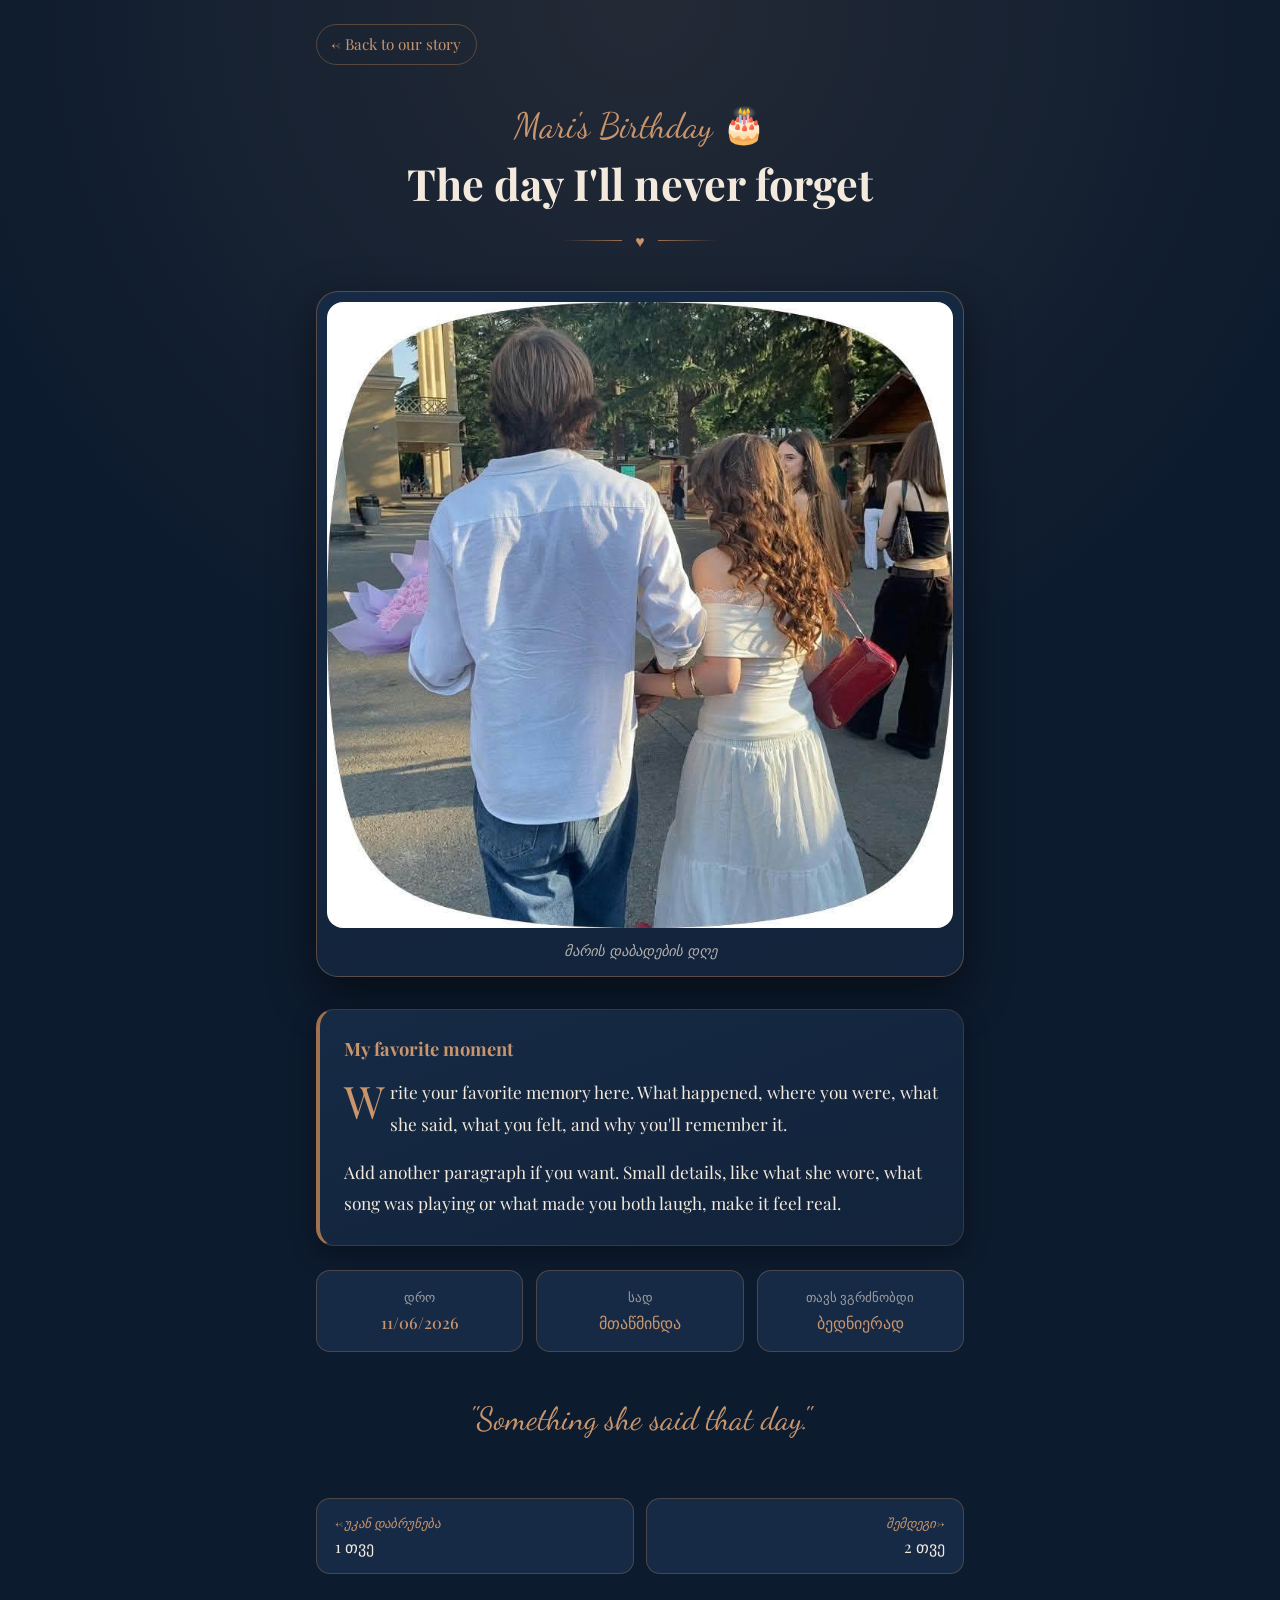
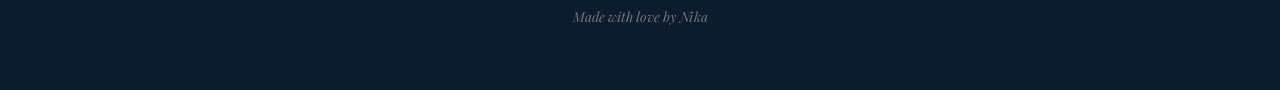
<file: memories/birthday.html>
<!DOCTYPE html>
<html lang="en">
<head>
  <meta charset="UTF-8">
  <meta name="viewport" content="width=device-width, initial-scale=1">
  <meta name="theme-color" content="#0d1b2e">
  <title>Mari's Birthday 🎂 ♥</title>
  <link rel="preconnect" href="https://fonts.googleapis.com">
  <link rel="preconnect" href="https://fonts.gstatic.com" crossorigin>
  <link href="https://fonts.googleapis.com/css2?family=Playfair+Display:wght@500;700&family=Dancing+Script:wght@600&display=swap" rel="stylesheet">
  <link rel="stylesheet" href="../static/memories/memory.css">
</head>
<body>
  <main class="memory">

    <a class="back" href="../index.html#timeline">← Back to our story</a>

    <header class="memory-head">
      <p class="badge">Mari's Birthday 🎂</p>
      <h1>The day I'll never forget</h1>
      <div class="divider">♥</div>
    </header>

    <figure class="photo-frame">
      <img src="../media/photos/hb3.jpg" alt="Mari's Birthday 🎂">
      <figcaption>მარის დაბადების დღე</figcaption>
    </figure>

    <section class="story">
      <h2>My favorite moment</h2>
      <p>Write your favorite memory here. What happened, where you were, what she said, what you felt, and why you'll remember it.</p>
      <p>Add another paragraph if you want. Small details, like what she wore, what song was playing or what made you both laugh, make it feel real.</p>
    </section>

    <section class="facts">
      <div class="fact"><small>დრო</small><strong>11/06/2026</strong></div>
      <div class="fact"><small>სად</small><strong>მთაწმინდა</strong></div>
      <div class="fact"><small>თავს ვგრძნობდი</small><strong>ბედნიერად</strong></div>
    </section>

    <p class="quote">"Something she said that day."</p>

    <!-- VIDEO CARD (optional): remove the comment markers to use it
    <section class="video-card">
      <h2>Watch it again</h2>
      <video controls playsinline preload="metadata" poster="../media/photos/hb3.jpg">
        <source src="../media/videos/clip.mp4" type="video/mp4">
      </video>
    </section>
    -->

    <nav class="pager">
      <a class="prev" href="month1.html"><small>←უკან დაბრუნება</small>1 თვე</a>
      <a class="next" href="month2.html"><small>შემდეგი→</small>2 თვე</a>
    </nav>

    <footer>Made with love by Nika</footer>
  </main>

  <script src="../static/memories/memory.js"></script>
</body>
</html>
</file>
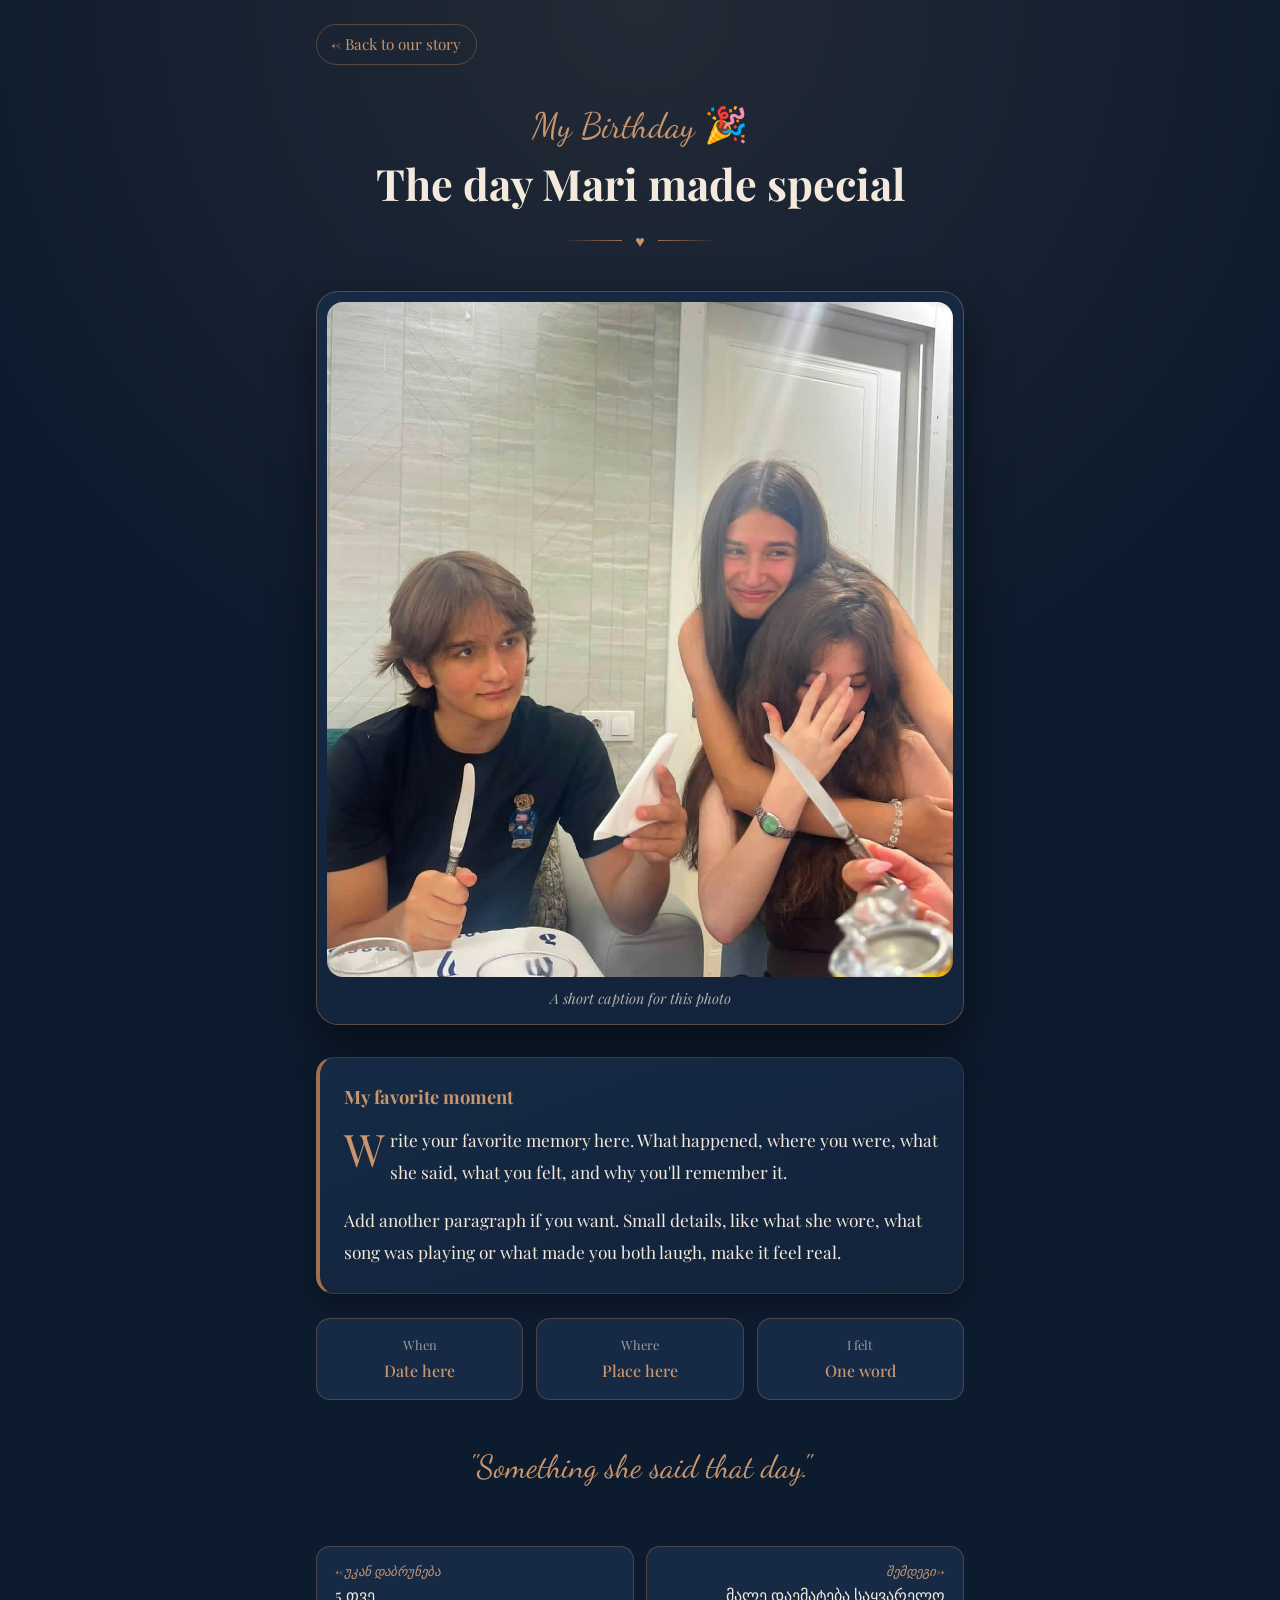
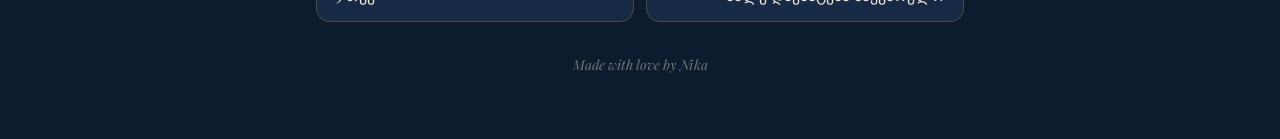
<file: memories/chemihb.html>
<!DOCTYPE html>
<html lang="en">
<head>
  <meta charset="UTF-8">
  <meta name="viewport" content="width=device-width, initial-scale=1">
  <meta name="theme-color" content="#0d1b2e">
  <title>My Birthday 🎉 ♥</title>
  <link rel="preconnect" href="https://fonts.googleapis.com">
  <link rel="preconnect" href="https://fonts.gstatic.com" crossorigin>
  <link href="https://fonts.googleapis.com/css2?family=Playfair+Display:wght@500;700&family=Dancing+Script:wght@600&display=swap" rel="stylesheet">
  <link rel="stylesheet" href="../static/memories/memory.css">
</head>
<body>
  <main class="memory">

    <a class="back" href="../index.html#timeline">← Back to our story</a>

    <header class="memory-head">
      <p class="badge">My Birthday 🎉</p>
      <h1>The day Mari made special</h1>
      <div class="divider">♥</div>
    </header>

    <figure class="photo-frame">
      <img src="../media/photos/hb1.jpg" alt="My birthday">
      <figcaption>A short caption for this photo</figcaption>
    </figure>

    <section class="story">
      <h2>My favorite moment</h2>
      <p>Write your favorite memory here. What happened, where you were, what she said, what you felt, and why you'll remember it.</p>
      <p>Add another paragraph if you want. Small details, like what she wore, what song was playing or what made you both laugh, make it feel real.</p>
    </section>

    <section class="facts">
      <div class="fact"><small>When</small><strong>Date here</strong></div>
      <div class="fact"><small>Where</small><strong>Place here</strong></div>
      <div class="fact"><small>I felt</small><strong>One word</strong></div>
    </section>

    <p class="quote">"Something she said that day."</p>

    <!-- VIDEO CARD (optional): remove the comment markers to use it
    <section class="video-card">
      <h2>Watch it again</h2>
      <video controls playsinline preload="metadata" poster="../media/photos/hb1.jpg">
        <source src="../media/videos/clip.mp4" type="video/mp4">
      </video>
    </section>
    -->

    <nav class="pager">
      <a class="prev" href="month5.html"><small>←უკან დაბრუნება</small>5 თვე</a>
      <a class="next" ><small>შემდეგი→</small>მალე დაემატება საყვარელო</a>
    </nav>

    <footer>Made with love by Nika</footer>
  </main>

  <script src="../static/memories/memory.js"></script>
</body>
</html>
</file>
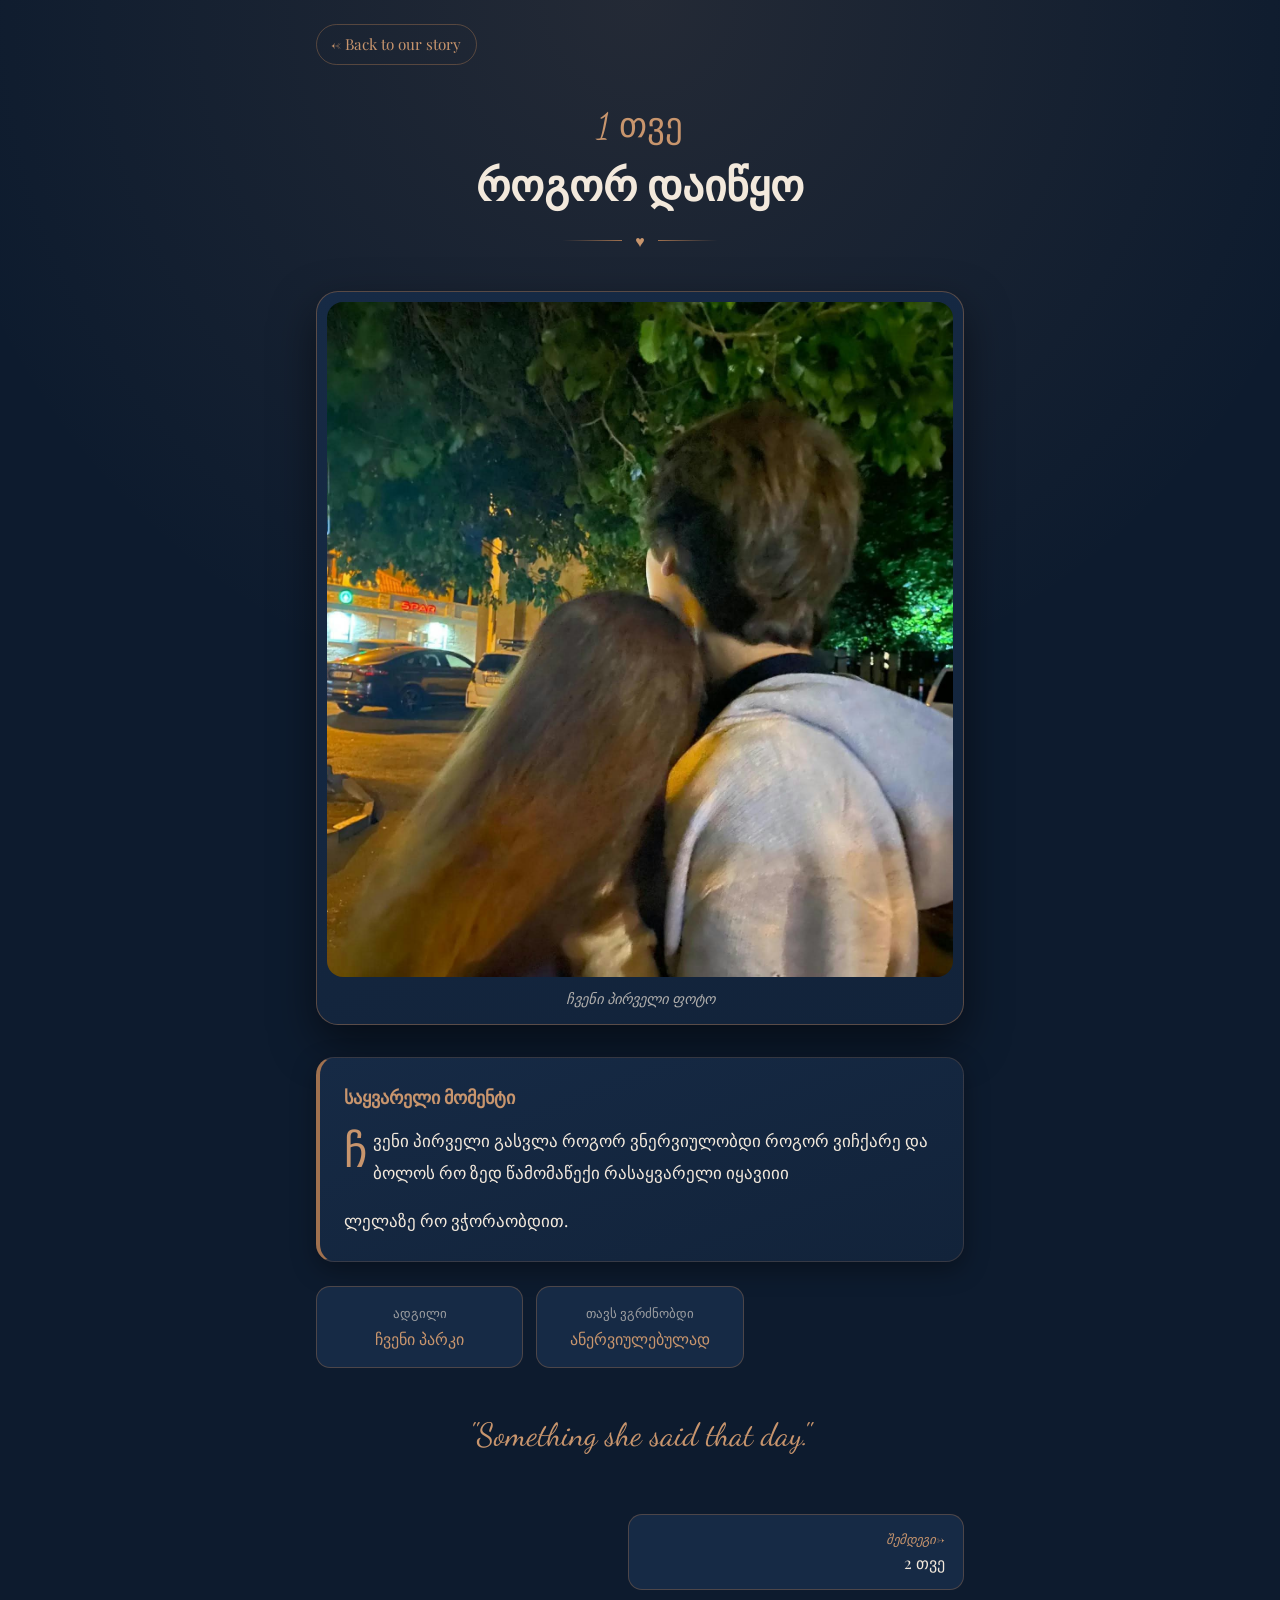
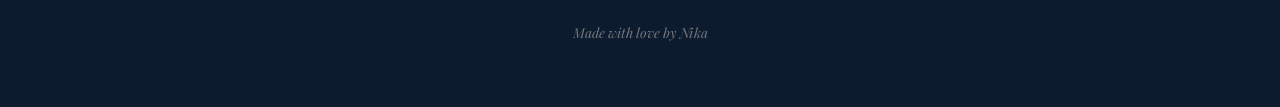
<file: memories/month1.html>
<!DOCTYPE html>
<html lang="en">
<head>
  <meta charset="UTF-8">
  <meta name="viewport" content="width=device-width, initial-scale=1">
  <meta name="theme-color" content="#0d1b2e">
  <title>Month 1 ♥</title>
  <link rel="preconnect" href="https://fonts.googleapis.com">
  <link rel="preconnect" href="https://fonts.gstatic.com" crossorigin>
  <link href="https://fonts.googleapis.com/css2?family=Playfair+Display:wght@500;700&family=Dancing+Script:wght@600&display=swap" rel="stylesheet">
  <link rel="stylesheet" href="../static/memories/memory.css">
</head>
<body>
  <main class="memory">

    <a class="back" href="../index.html#timeline">← Back to our story</a>

    <header class="memory-head">
      <p class="badge">1 თვე</p>
      <h1>როგორ დაიწყო</h1>
      <div class="divider">♥</div>
    </header>

    <figure class="photo-frame">
      <img src="../media/photos/1.jpg" alt="Month 1">
      <figcaption>ჩვენი პირველი ფოტო</figcaption>
    </figure>

    <section class="story">
      <h2>საყვარელი მომენტი</h2>
      <p>ჩვენი პირველი გასვლა როგორ ვნერვიულობდი როგორ ვიჩქარე და ბოლოს რო ზედ წამომაწექი რასაყვარელი იყავიიი</p>
      <p>ლელაზე რო ვჭორაობდით.</p>
    </section>

    <section class="facts">
      
      <div class="fact"><small>ადგილი</small><strong>ჩვენი პარკი</strong></div>
      <div class="fact"><small>თავს ვგრძნობდი</small><strong>ანერვიულებულად</strong></div>
    </section>

    <p class="quote">"Something she said that day."</p>

    <!-- VIDEO CARD (optional): remove the comment markers to use it
    <section class="video-card">
      <h2>Watch it again</h2>
      <video controls playsinline preload="metadata" poster="../media/photos/1.jpg">
        <source src="../media/videos/clip.mp4" type="video/mp4">
      </video>
    </section>
    -->

    <nav class="pager">
      <span class="spacer"></span>
      <a class="next" href="birthday.html"><small>შემდეგი→</small>2 თვე </a>
    </nav>

    <footer>Made with love by Nika</footer>
  </main>

  <script src="../static/memories/memory.js"></script>
</body>
</html>
</file>
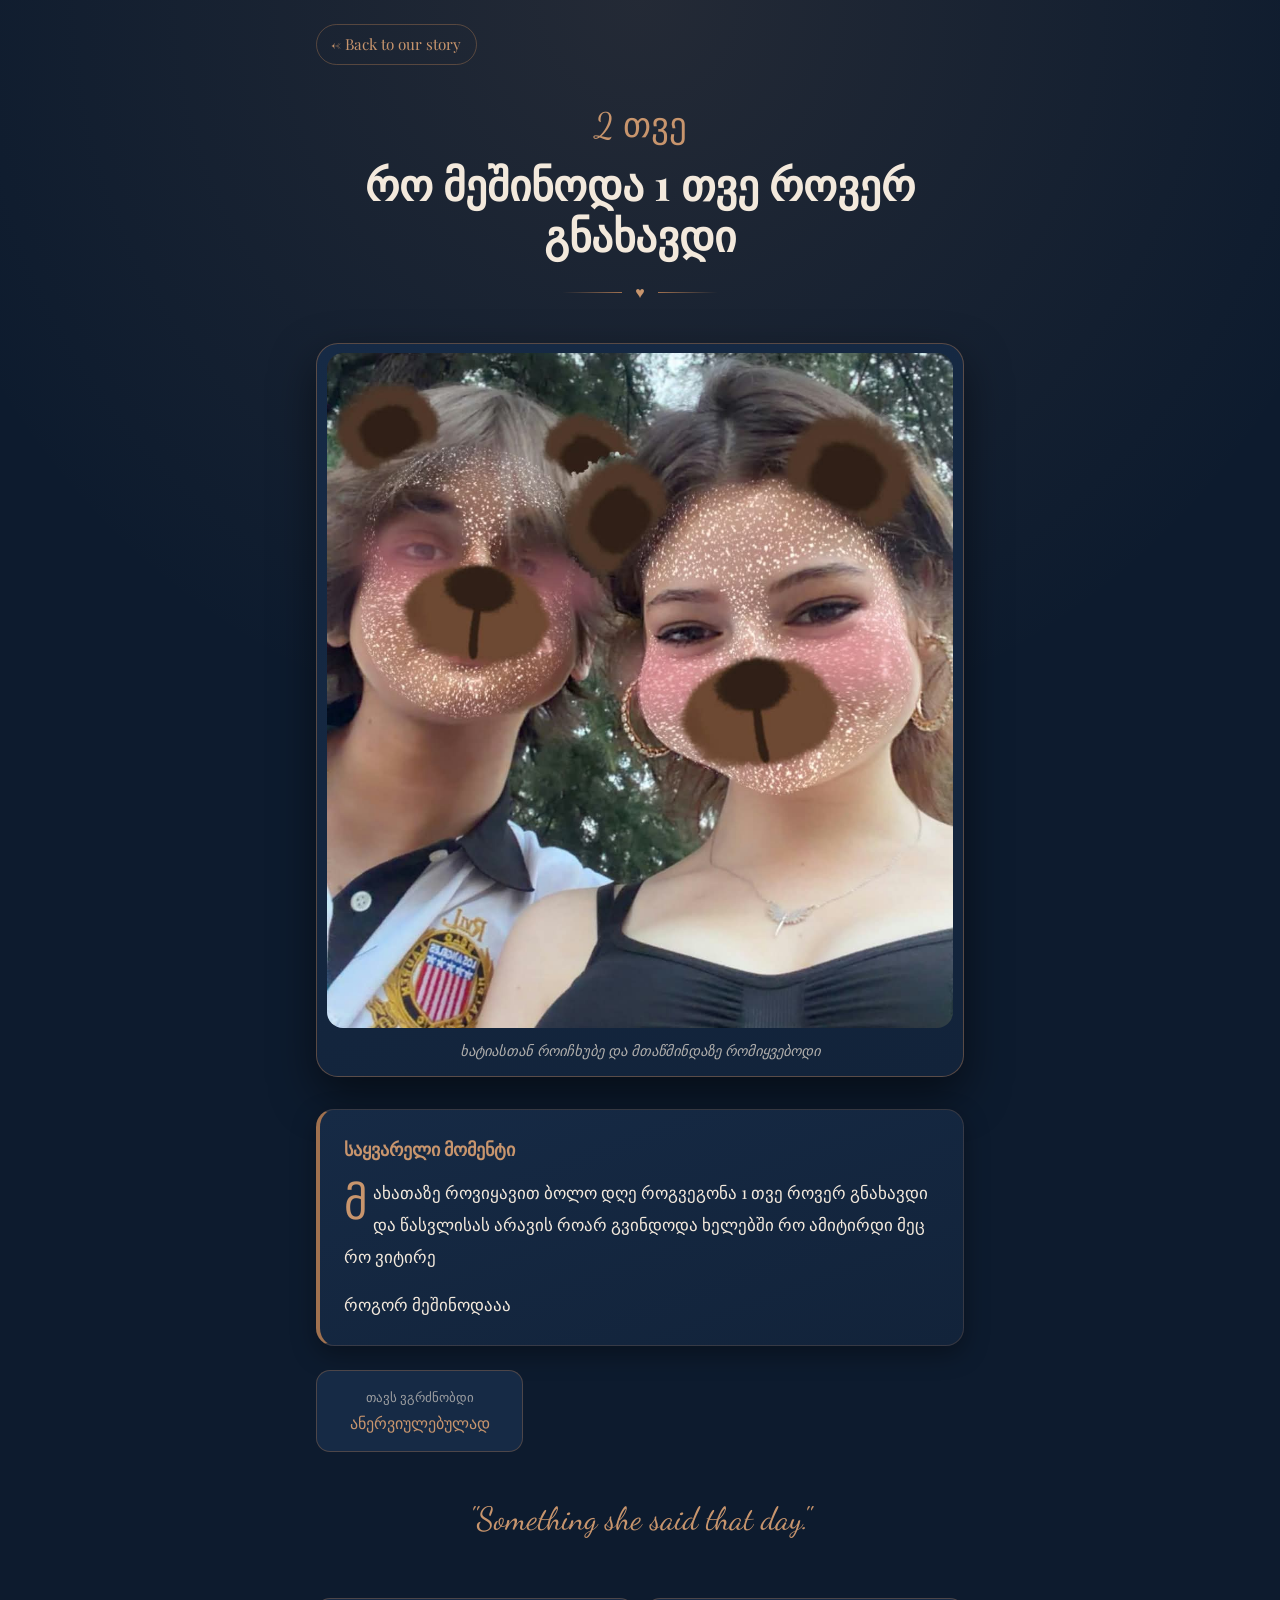
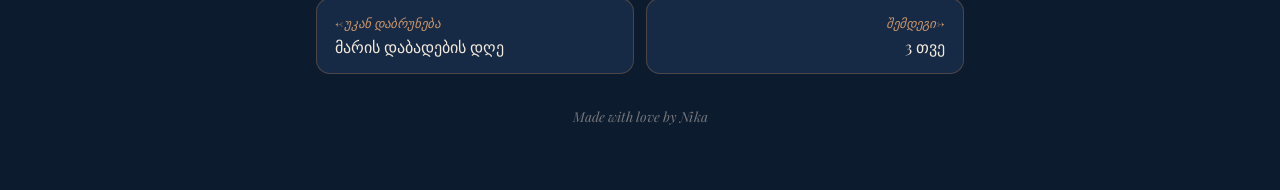
<file: memories/month2.html>
<!DOCTYPE html>
<html lang="en">
<head>
  <meta charset="UTF-8">
  <meta name="viewport" content="width=device-width, initial-scale=1">
  <meta name="theme-color" content="#0d1b2e">
  <title>Month 2 ♥</title>
  <link rel="preconnect" href="https://fonts.googleapis.com">
  <link rel="preconnect" href="https://fonts.gstatic.com" crossorigin>
  <link href="https://fonts.googleapis.com/css2?family=Playfair+Display:wght@500;700&family=Dancing+Script:wght@600&display=swap" rel="stylesheet">
  <link rel="stylesheet" href="../static/memories/memory.css">
</head>
<body>
  <main class="memory">

    <a class="back" href="../index.html#timeline">← Back to our story</a>

    <header class="memory-head">
      <p class="badge">2 თვე</p>
      <h1>რო მეშინოდა 1 თვე როვერ გნახავდი</h1>
      <div class="divider">♥</div>
    </header>

    <figure class="photo-frame">
      <img src="../media/photos/mtawmninda.jpg" alt="Month 2">
      <figcaption>ხატიასთან როიჩხუბე და მთაწმინდაზე რომიყვებოდი</figcaption>
    </figure>

    <section class="story">
      <h2>საყვარელი მომენტი</h2>
      <p>მახათაზე როვიყავით ბოლო დღე როგვეგონა 1 თვე როვერ გნახავდი და წასვლისას არავის როარ გვინდოდა ხელებში რო ამიტირდი მეც რო ვიტირე</p>
      <p>როგორ მეშინოდააა</p>
    </section>

    <section class="facts">
      
      
      <div class="fact"><small>თავს ვგრძნობდი</small><strong>ანერვიულებულად</strong></div>
    </section>

    <p class="quote">"Something she said that day."</p>

    <!-- VIDEO CARD (optional): remove the comment markers to use it
    <section class="video-card">
      <h2>Watch it again</h2>
      <video controls playsinline preload="metadata" poster="../media/photos/mtawmninda.jpg">
        <source src="../media/videos/clip.mp4" type="video/mp4">
      </video>
    </section>
    -->

    <nav class="pager">
      <a class="prev" href="birthday.html"><small>←უკან დაბრუნება</small>მარის დაბადების დღე</a>
      <a class="next" href="month3.html"><small>შემდეგი→</small>3 თვე</a>
    </nav>

    <footer>Made with love by Nika</footer>
  </main>

  <script src="../static/memories/memory.js"></script>
</body>
</html>
</file>
<file: static/memories/memory.css>
:root {
  --navy: #0d1b2e;
  --navy-light: #162a45;
  --navy-deep: #091422;
  --brown: #a0714f;
  --brown-light: #c8956d;
  --cream: #f3e9dc;
  --radius: 18px;
}

* { box-sizing: border-box; margin: 0; }
html { scroll-behavior: smooth; }

body {
  background:
    radial-gradient(circle at 50% 0%, rgba(200,149,109,.12), transparent 40%),
    var(--navy);
  color: var(--cream);
  font-family: 'Playfair Display', serif;
  line-height: 1.5;
  min-height: 100vh;
  -webkit-font-smoothing: antialiased;
}

a:focus-visible { outline: 2px solid var(--brown-light); outline-offset: 4px; border-radius: 6px; }

.memory { max-width: 680px; margin: 0 auto; padding: 1.5rem 1rem 3rem; }

/* ---------- top bar ---------- */
.back {
  display: inline-flex; align-items: center; gap: .4rem;
  color: var(--brown-light); text-decoration: none; font-size: .95rem;
  padding: .5rem .9rem; border: 1px solid rgba(160,113,79,.45); border-radius: 999px;
  transition: background .2s, border-color .2s;
}
.back:hover { background: rgba(160,113,79,.15); border-color: var(--brown-light); }

/* ---------- header ---------- */
.memory-head { text-align: center; padding: 2.2rem 0 1.2rem; animation: rise .9s ease both; }
.badge { font-family: 'Dancing Script', cursive; font-size: clamp(1.7rem, 5vw, 2.2rem); color: var(--brown-light); }
.memory-head h1 { font-size: clamp(1.8rem, 6vw, 2.7rem); line-height: 1.2; margin-top: .3rem; }
.divider { display: flex; align-items: center; gap: .8rem; justify-content: center; margin-top: 1.2rem; color: var(--brown-light); }
.divider::before, .divider::after { content: ""; width: 60px; height: 1px; background: linear-gradient(90deg, transparent, var(--brown)); }
.divider::after { transform: scaleX(-1); }

/* ---------- main photo ---------- */
.photo-frame {
  margin: 1.2rem 0 2rem; padding: .6rem;
  background: linear-gradient(160deg, var(--navy-light), #12233a);
  border: 1px solid rgba(160,113,79,.5); border-radius: 22px;
  box-shadow: 0 18px 44px rgba(0,0,0,.5);
  animation: rise .9s .15s ease both;
}
.photo-frame img, .photo-frame video {
  display: block; width: 100%; max-height: 75vh; object-fit: cover;
  border-radius: 16px; background: var(--navy-deep);
}
.photo-frame figcaption { text-align: center; font-style: italic; opacity: .7; font-size: .9rem; padding: .7rem .5rem .3rem; }

/* ---------- cards ---------- */
.story, .video-card {
  background: linear-gradient(160deg, var(--navy-light), #12233a);
  border: 1px solid rgba(160,113,79,.25); border-left: 4px solid var(--brown);
  border-radius: var(--radius); padding: 1.6rem 1.5rem;
  box-shadow: 0 8px 24px rgba(0,0,0,.35); margin-bottom: 1.5rem;
  animation: rise .9s .3s ease both;
}
.story h2, .video-card h2 { color: var(--brown-light); font-size: 1.15rem; margin-bottom: .8rem; }
.story p { line-height: 1.85; font-size: 1.08rem; margin-bottom: 1rem; max-width: 62ch; }
.story p:last-child { margin-bottom: 0; }
.story p:first-of-type::first-letter {
  font-size: 2.6em; float: left; line-height: .9; padding: .1em .12em 0 0; color: var(--brown-light);
}

.facts { display: grid; grid-template-columns: repeat(3, 1fr); gap: .8rem; margin-bottom: 1.5rem; animation: rise .9s .4s ease both; }
.fact {
  background: var(--navy-light); border: 1px solid rgba(160,113,79,.4); border-radius: 14px;
  padding: 1rem .6rem; text-align: center;
}
.fact small { display: block; opacity: .6; font-size: .8rem; margin-bottom: .3rem; }
.fact strong { color: var(--brown-light); font-size: 1rem; font-weight: 500; }

.video-card video { width: 100%; border-radius: 14px; border: 2px solid var(--brown); }

.quote {
  text-align: center; font-family: 'Dancing Script', cursive;
  font-size: clamp(1.5rem, 5vw, 2rem); color: var(--brown-light);
  padding: 1.2rem .5rem; margin-bottom: 1.5rem;
}

/* ---------- prev / next ---------- */
.pager { display: flex; gap: .8rem; margin-top: 2.2rem; }
.pager a {
  flex: 1; display: flex; flex-direction: column; gap: .15rem;
  background: var(--navy-light); border: 1px solid rgba(160,113,79,.4); border-radius: 14px;
  padding: .9rem 1.1rem; color: var(--cream); text-decoration: none;
  transition: transform .25s, border-color .25s, background .25s;
}
.pager a:hover { transform: translateY(-3px); border-color: var(--brown-light); background: #1a3050; }
.pager small { color: var(--brown-light); font-size: .8rem; font-style: italic; }
.pager .next { text-align: right; }
.pager .spacer { flex: 1; }

footer { text-align: center; padding: 2rem 1rem 1rem; font-size: .85rem; opacity: .45; font-style: italic; }

@keyframes rise { from { opacity: 0; transform: translateY(18px); } }

@media (max-width: 520px) {
  .facts { grid-template-columns: 1fr; }
  .story { padding: 1.3rem 1.1rem; }
  .pager { flex-direction: column; }
  .pager .next { text-align: left; }
}

@media (prefers-reduced-motion: reduce) {
  html { scroll-behavior: auto; }
  .memory-head, .photo-frame, .story, .facts, .video-card { animation: none; }
}

/* ---------- photo fallback ---------- */
.photo-fallback {
  display: flex; align-items: center; justify-content: center; height: 280px; font-size: 3rem;
  background: linear-gradient(135deg, var(--brown), var(--navy-light));
  color: var(--cream); border-radius: 16px;
}

/* ---------- lightbox (click the main photo) ---------- */
.photo-frame img { cursor: zoom-in; }
.lightbox {
  position: fixed; inset: 0; z-index: 100; display: flex; align-items: center; justify-content: center;
  background: rgba(9,20,34,.96); padding: 1rem; cursor: zoom-out; animation: fade .25s ease both;
}
.lightbox img { max-width: 100%; max-height: 100%; border-radius: 14px; box-shadow: 0 20px 60px rgba(0,0,0,.6); }
@keyframes fade { from { opacity: 0; } }
</file>
